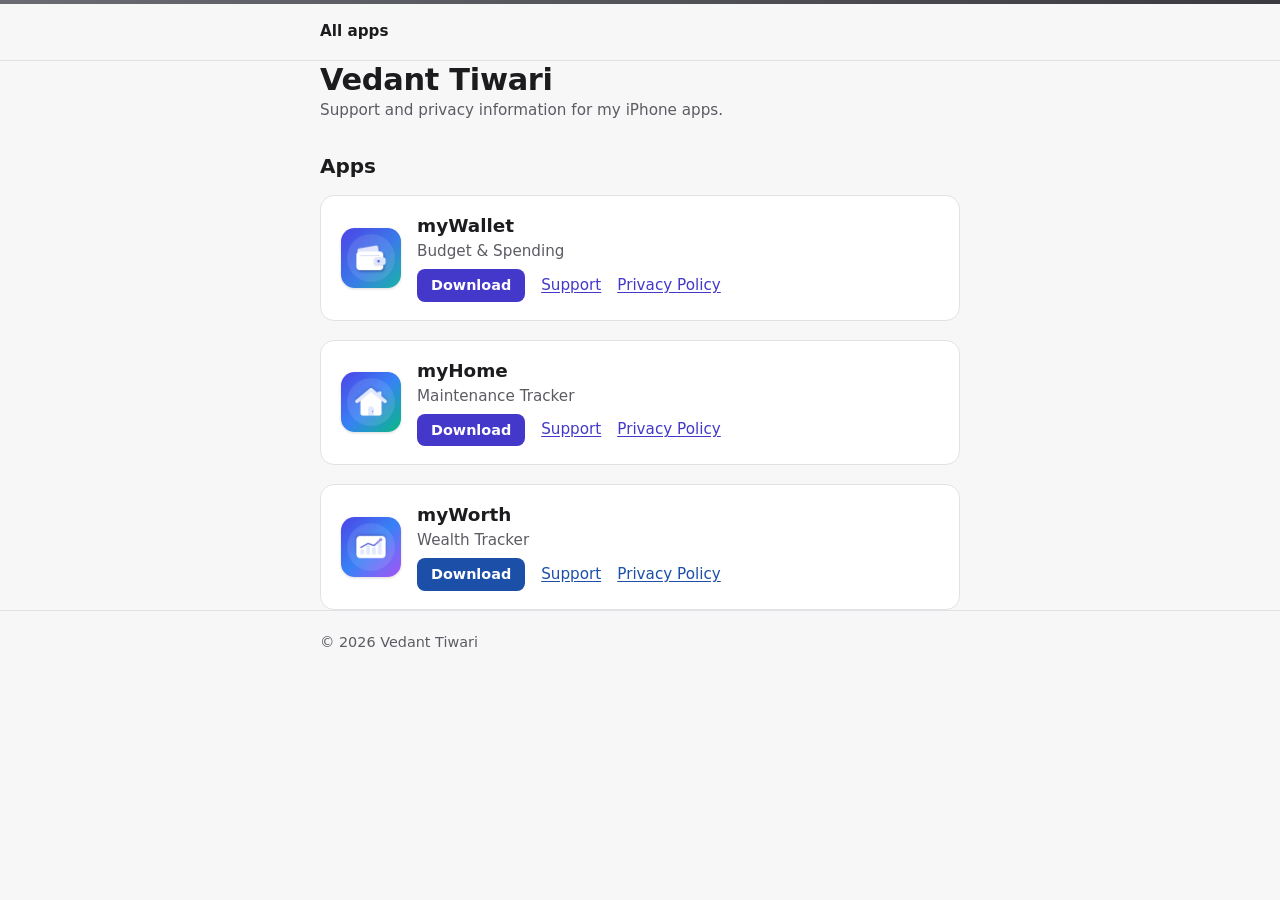
<file: index.html>
<!doctype html>
<html lang="en">
<head>
  <meta charset="utf-8">
  <meta name="viewport" content="width=device-width, initial-scale=1">
  <title>Apps by Vedant Tiwari</title>
  <meta name="description" content="Support and privacy information for iPhone apps by Vedant Tiwari.">
  <link rel="stylesheet" href="assets/site.css">
  <link rel="apple-touch-icon" href="assets/icons/mywallet.png">
</head>
<body>
  <header class="site-header">
    <div class="wrap">
      <nav aria-label="Site">
        <a href="./" aria-current="page">All apps</a>
      </nav>
    </div>
  </header>

  <main class="wrap">
    <h1>Vedant Tiwari</h1>
    <p class="meta">Support and privacy information for my iPhone apps.</p>

    <h2>Apps</h2>
    <ul class="app-list">
      <li class="card app-card app-mywallet">
        <a href="https://apps.apple.com/us/app/mywallet-budget-spending/id6819918162" tabindex="-1" aria-hidden="true"><img class="app-icon" src="assets/icons/mywallet.png" alt="" width="60" height="60"></a>
        <div>
          <h3><a class="app-name" href="https://apps.apple.com/us/app/mywallet-budget-spending/id6819918162">myWallet</a></h3>
          <p class="subtitle">Budget &amp; Spending</p>
          <p class="links">
            <a class="store-button store-button-small" href="https://apps.apple.com/us/app/mywallet-budget-spending/id6819918162">Download</a>
            <a href="mywallet/">Support</a>
            <a href="mywallet/privacy/">Privacy Policy</a>
          </p>
        </div>
      </li>
      <li class="card app-card app-myhome">
        <a href="https://apps.apple.com/us/app/myhome-maintenance-tracker/id6820315204" tabindex="-1" aria-hidden="true"><img class="app-icon" src="assets/icons/myhome.png" alt="" width="60" height="60"></a>
        <div>
          <h3><a class="app-name" href="https://apps.apple.com/us/app/myhome-maintenance-tracker/id6820315204">myHome</a></h3>
          <p class="subtitle">Maintenance Tracker</p>
          <p class="links">
            <a class="store-button store-button-small" href="https://apps.apple.com/us/app/myhome-maintenance-tracker/id6820315204">Download</a>
            <a href="myhome/">Support</a>
            <a href="myhome/privacy/">Privacy Policy</a>
          </p>
        </div>
      </li>
      <li class="card app-card app-myworth">
        <a href="https://apps.apple.com/us/app/myworth-wealth-tracker/id6820314896" tabindex="-1" aria-hidden="true"><img class="app-icon" src="assets/icons/myworth.png" alt="" width="60" height="60"></a>
        <div>
          <h3><a class="app-name" href="https://apps.apple.com/us/app/myworth-wealth-tracker/id6820314896">myWorth</a></h3>
          <p class="subtitle">Wealth Tracker</p>
          <p class="links">
            <a class="store-button store-button-small" href="https://apps.apple.com/us/app/myworth-wealth-tracker/id6820314896">Download</a>
            <a href="myworth/">Support</a>
            <a href="myworth/privacy/">Privacy Policy</a>
          </p>
        </div>
      </li>
    </ul>
  </main>

  <footer class="site-footer">
    <div class="wrap">
      <p>© 2026 Vedant Tiwari</p>
    </div>
  </footer>
</body>
</html>
</file>
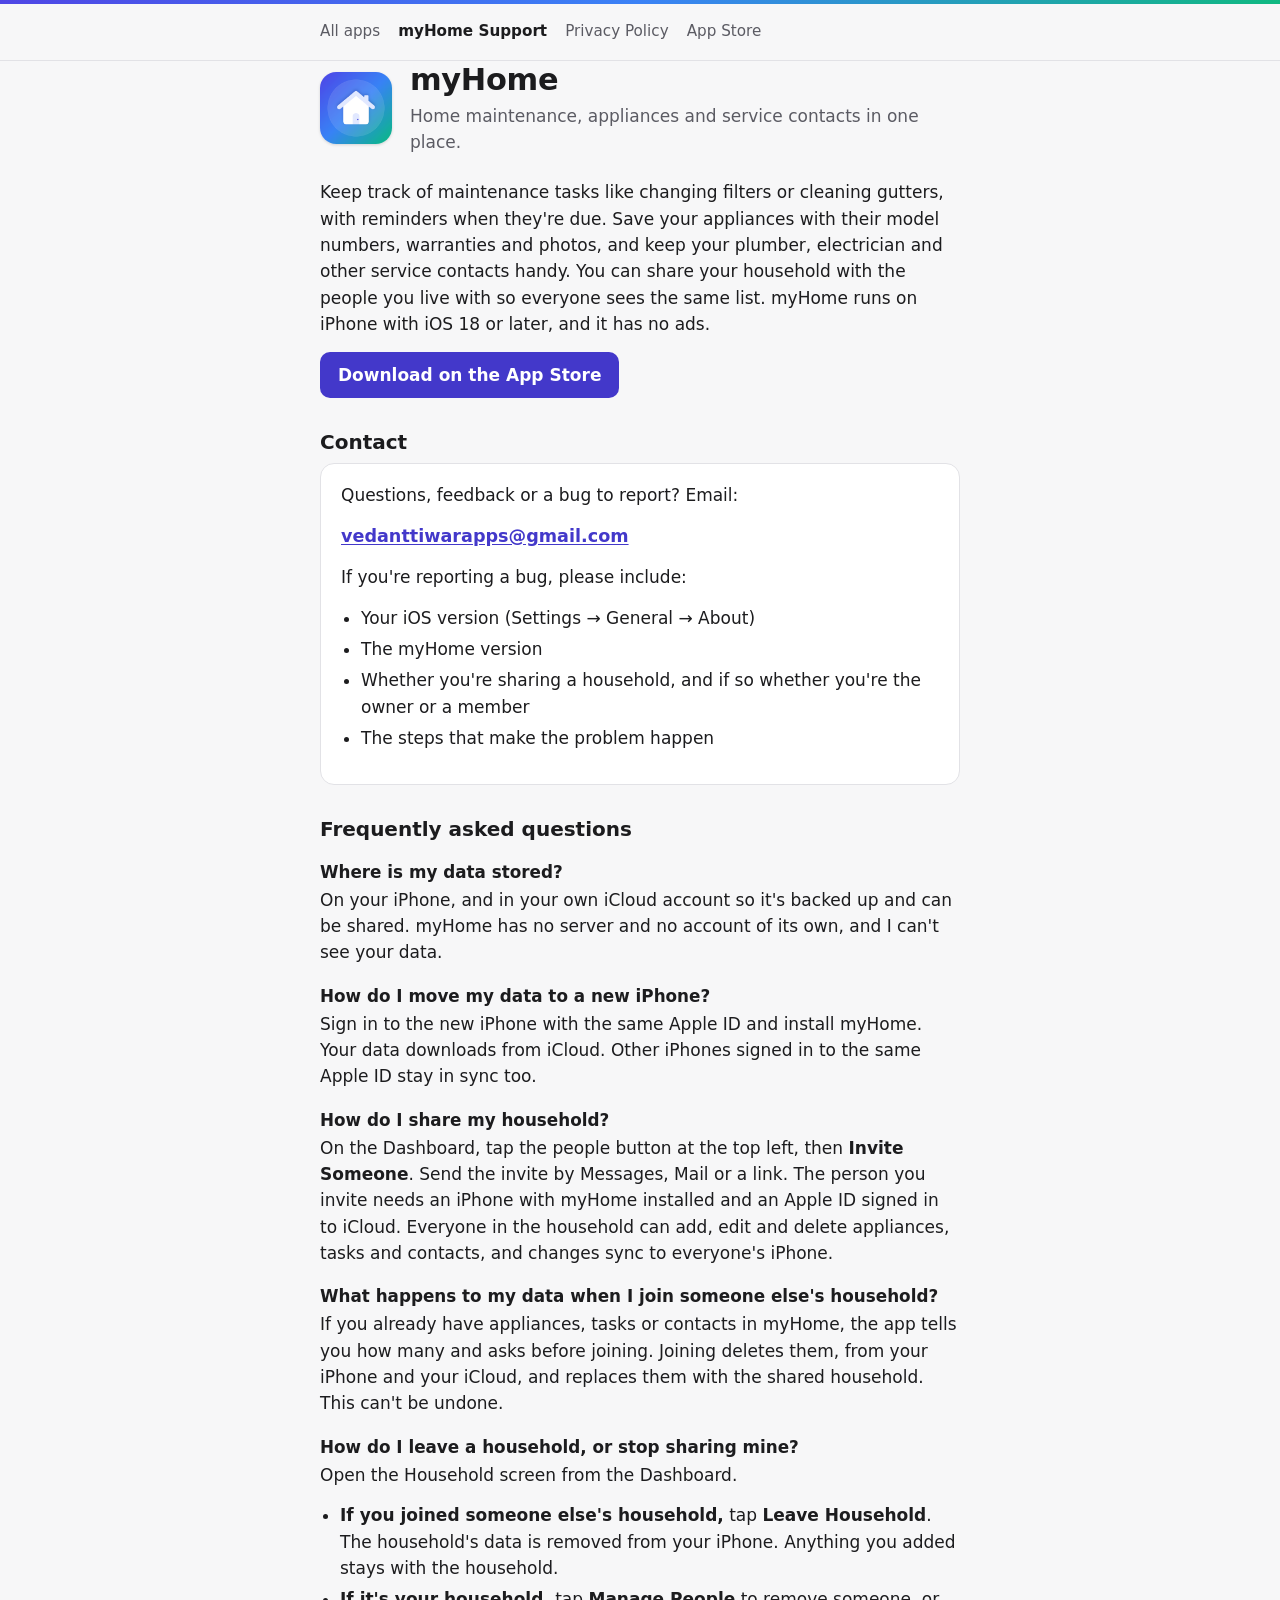
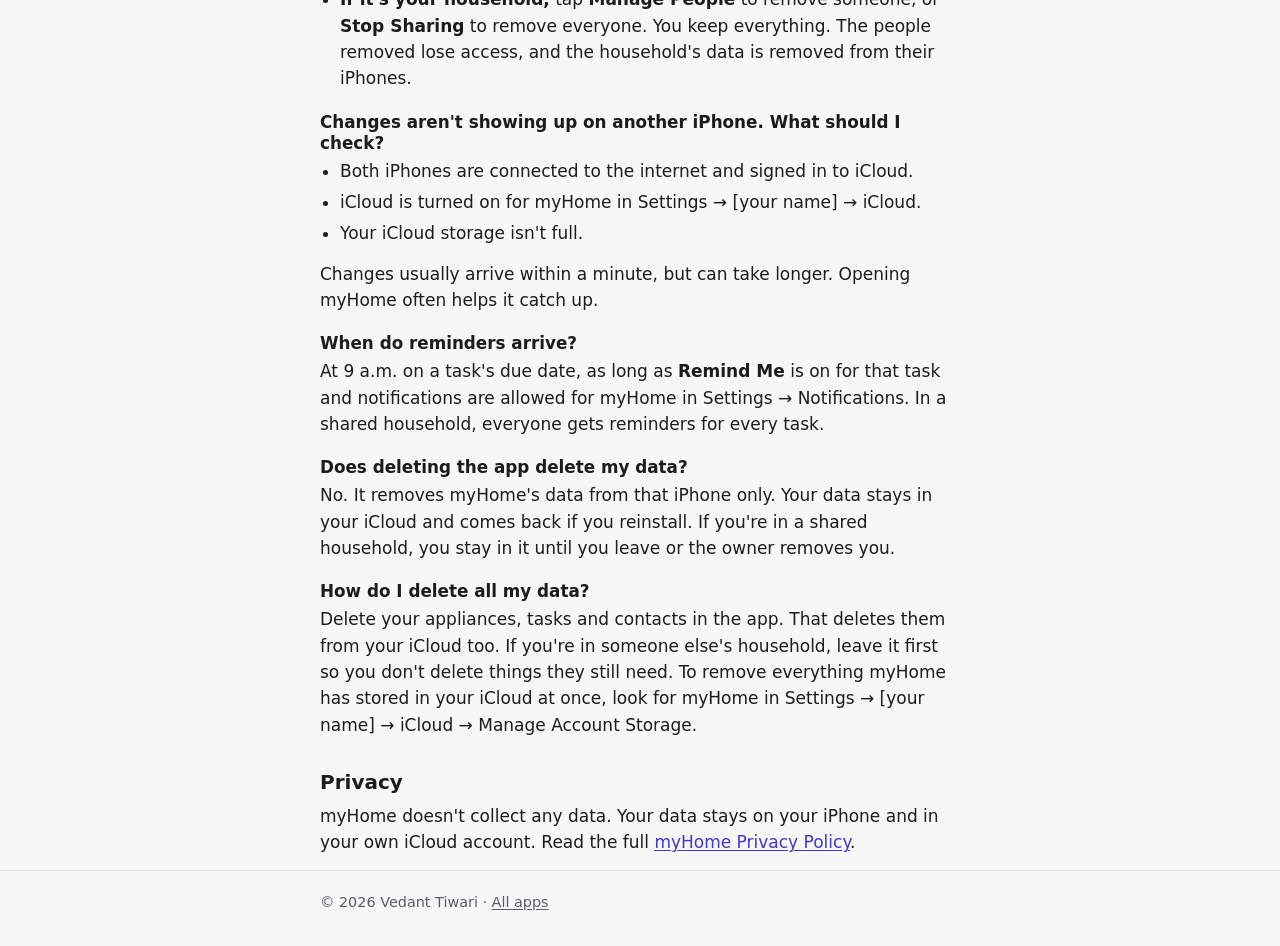
<file: myhome/index.html>
<!doctype html>
<html lang="en">
<head>
  <meta charset="utf-8">
  <meta name="viewport" content="width=device-width, initial-scale=1">
  <title>myHome Support</title>
  <meta name="description" content="Help and contact for myHome, an iPhone app for tracking home maintenance, appliances and service contacts, with household sharing through iCloud.">
  <link rel="stylesheet" href="../assets/site.css">
  <link rel="icon" type="image/png" href="../assets/icons/myhome.png">
  <link rel="apple-touch-icon" href="../assets/icons/myhome.png">
</head>
<body class="app-myhome">
  <header class="site-header">
    <div class="wrap">
      <nav aria-label="Site">
        <a href="../">All apps</a>
        <a href="./" aria-current="page">myHome Support</a>
        <a href="privacy/">Privacy Policy</a>
        <a href="https://apps.apple.com/us/app/myhome-maintenance-tracker/id6820315204">App Store</a>
      </nav>
    </div>
  </header>

  <main class="wrap">
    <div class="hero">
      <img class="app-icon" src="../assets/icons/myhome.png" alt="" width="72" height="72">
      <div>
        <h1>myHome</h1>
        <p>Home maintenance, appliances and service contacts in one place.</p>
      </div>
    </div>

    <p>Keep track of maintenance tasks like changing filters or cleaning gutters, with reminders when they're due. Save your appliances with their model numbers, warranties and photos, and keep your plumber, electrician and other service contacts handy. You can share your household with the people you live with so everyone sees the same list. myHome runs on iPhone with iOS&nbsp;18 or later, and it has no ads.</p>

    <p><a class="store-button" href="https://apps.apple.com/us/app/myhome-maintenance-tracker/id6820315204">Download on the App Store</a></p>

    <h2 id="contact">Contact</h2>
    <div class="card">
      <p>Questions, feedback or a bug to report? Email:</p>
      <p><a class="email" href="mailto:vedanttiwarapps@gmail.com?subject=myHome%20support">vedanttiwarapps@gmail.com</a></p>
      <p>If you're reporting a bug, please include:</p>
      <ul>
        <li>Your iOS version (Settings → General → About)</li>
        <li>The myHome version</li>
        <li>Whether you're sharing a household, and if so whether you're the owner or a member</li>
        <li>The steps that make the problem happen</li>
      </ul>
    </div>

    <h2 id="faq">Frequently asked questions</h2>

    <h3>Where is my data stored?</h3>
    <p>On your iPhone, and in your own iCloud account so it's backed up and can be shared. myHome has no server and no account of its own, and I can't see your data.</p>

    <h3>How do I move my data to a new iPhone?</h3>
    <p>Sign in to the new iPhone with the same Apple ID and install myHome. Your data downloads from iCloud. Other iPhones signed in to the same Apple ID stay in sync too.</p>

    <h3>How do I share my household?</h3>
    <p>On the Dashboard, tap the people button at the top left, then <strong>Invite Someone</strong>. Send the invite by Messages, Mail or a link. The person you invite needs an iPhone with myHome installed and an Apple ID signed in to iCloud. Everyone in the household can add, edit and delete appliances, tasks and contacts, and changes sync to everyone's iPhone.</p>

    <h3>What happens to my data when I join someone else's household?</h3>
    <p>If you already have appliances, tasks or contacts in myHome, the app tells you how many and asks before joining. Joining deletes them, from your iPhone and your iCloud, and replaces them with the shared household. This can't be undone.</p>

    <h3>How do I leave a household, or stop sharing mine?</h3>
    <p>Open the Household screen from the Dashboard.</p>
    <ul>
      <li><strong>If you joined someone else's household,</strong> tap <strong>Leave Household</strong>. The household's data is removed from your iPhone. Anything you added stays with the household.</li>
      <li><strong>If it's your household,</strong> tap <strong>Manage People</strong> to remove someone, or <strong>Stop Sharing</strong> to remove everyone. You keep everything. The people removed lose access, and the household's data is removed from their iPhones.</li>
    </ul>

    <h3>Changes aren't showing up on another iPhone. What should I check?</h3>
    <ul>
      <li>Both iPhones are connected to the internet and signed in to iCloud.</li>
      <li>iCloud is turned on for myHome in Settings → [your name] → iCloud.</li>
      <li>Your iCloud storage isn't full.</li>
    </ul>
    <p>Changes usually arrive within a minute, but can take longer. Opening myHome often helps it catch up.</p>

    <h3>When do reminders arrive?</h3>
    <p>At 9 a.m. on a task's due date, as long as <strong>Remind Me</strong> is on for that task and notifications are allowed for myHome in Settings → Notifications. In a shared household, everyone gets reminders for every task.</p>

    <h3>Does deleting the app delete my data?</h3>
    <p>No. It removes myHome's data from that iPhone only. Your data stays in your iCloud and comes back if you reinstall. If you're in a shared household, you stay in it until you leave or the owner removes you.</p>

    <h3>How do I delete all my data?</h3>
    <p>Delete your appliances, tasks and contacts in the app. That deletes them from your iCloud too. If you're in someone else's household, leave it first so you don't delete things they still need. To remove everything myHome has stored in your iCloud at once, look for myHome in Settings → [your name] → iCloud → Manage Account Storage.</p>

    <h2 id="privacy">Privacy</h2>
    <p>myHome doesn't collect any data. Your data stays on your iPhone and in your own iCloud account. Read the full <a href="privacy/">myHome Privacy Policy</a>.</p>
  </main>

  <footer class="site-footer">
    <div class="wrap">
      <p>© 2026 Vedant Tiwari · <a href="../">All apps</a></p>
    </div>
  </footer>
</body>
</html>
</file>
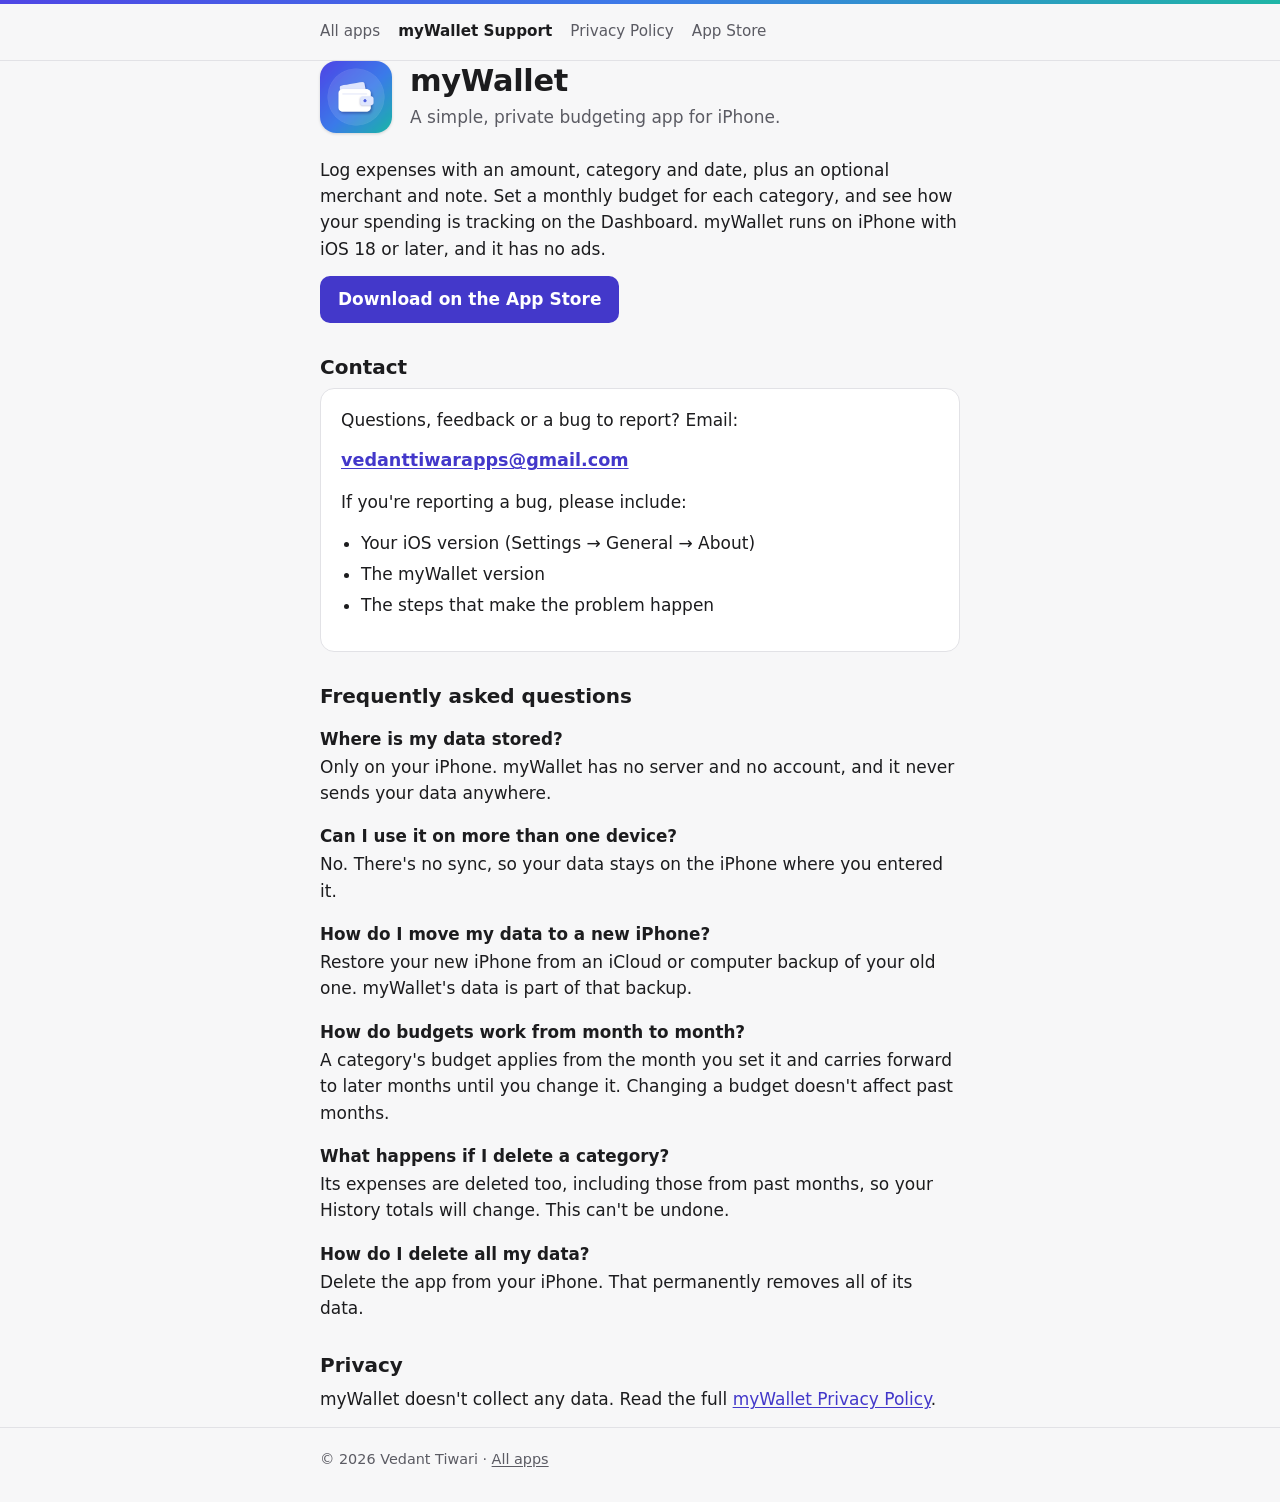
<file: mywallet/index.html>
<!doctype html>
<html lang="en">
<head>
  <meta charset="utf-8">
  <meta name="viewport" content="width=device-width, initial-scale=1">
  <title>myWallet Support</title>
  <meta name="description" content="Help and contact for myWallet, a private budgeting app for iPhone that keeps all your data on your device.">
  <link rel="stylesheet" href="../assets/site.css">
  <link rel="icon" type="image/png" href="../assets/icons/mywallet.png">
  <link rel="apple-touch-icon" href="../assets/icons/mywallet.png">
</head>
<body class="app-mywallet">
  <header class="site-header">
    <div class="wrap">
      <nav aria-label="Site">
        <a href="../">All apps</a>
        <a href="./" aria-current="page">myWallet Support</a>
        <a href="privacy/">Privacy Policy</a>
        <a href="https://apps.apple.com/us/app/mywallet-budget-spending/id6819918162">App Store</a>
      </nav>
    </div>
  </header>

  <main class="wrap">
    <div class="hero">
      <img class="app-icon" src="../assets/icons/mywallet.png" alt="" width="72" height="72">
      <div>
        <h1>myWallet</h1>
        <p>A simple, private budgeting app for iPhone.</p>
      </div>
    </div>

    <p>Log expenses with an amount, category and date, plus an optional merchant and note. Set a monthly budget for each category, and see how your spending is tracking on the Dashboard. myWallet runs on iPhone with iOS&nbsp;18 or later, and it has no ads.</p>

    <p><a class="store-button" href="https://apps.apple.com/us/app/mywallet-budget-spending/id6819918162">Download on the App Store</a></p>

    <h2 id="contact">Contact</h2>
    <div class="card">
      <p>Questions, feedback or a bug to report? Email:</p>
      <p><a class="email" href="mailto:vedanttiwarapps@gmail.com?subject=myWallet%20support">vedanttiwarapps@gmail.com</a></p>
      <p>If you're reporting a bug, please include:</p>
      <ul>
        <li>Your iOS version (Settings → General → About)</li>
        <li>The myWallet version</li>
        <li>The steps that make the problem happen</li>
      </ul>
    </div>

    <h2 id="faq">Frequently asked questions</h2>

    <h3>Where is my data stored?</h3>
    <p>Only on your iPhone. myWallet has no server and no account, and it never sends your data anywhere.</p>

    <h3>Can I use it on more than one device?</h3>
    <p>No. There's no sync, so your data stays on the iPhone where you entered it.</p>

    <h3>How do I move my data to a new iPhone?</h3>
    <p>Restore your new iPhone from an iCloud or computer backup of your old one. myWallet's data is part of that backup.</p>

    <h3>How do budgets work from month to month?</h3>
    <p>A category's budget applies from the month you set it and carries forward to later months until you change it. Changing a budget doesn't affect past months.</p>

    <h3>What happens if I delete a category?</h3>
    <p>Its expenses are deleted too, including those from past months, so your History totals will change. This can't be undone.</p>

    <h3>How do I delete all my data?</h3>
    <p>Delete the app from your iPhone. That permanently removes all of its data.</p>

    <h2 id="privacy">Privacy</h2>
    <p>myWallet doesn't collect any data. Read the full <a href="privacy/">myWallet Privacy Policy</a>.</p>
  </main>

  <footer class="site-footer">
    <div class="wrap">
      <p>© 2026 Vedant Tiwari · <a href="../">All apps</a></p>
    </div>
  </footer>
</body>
</html>
</file>
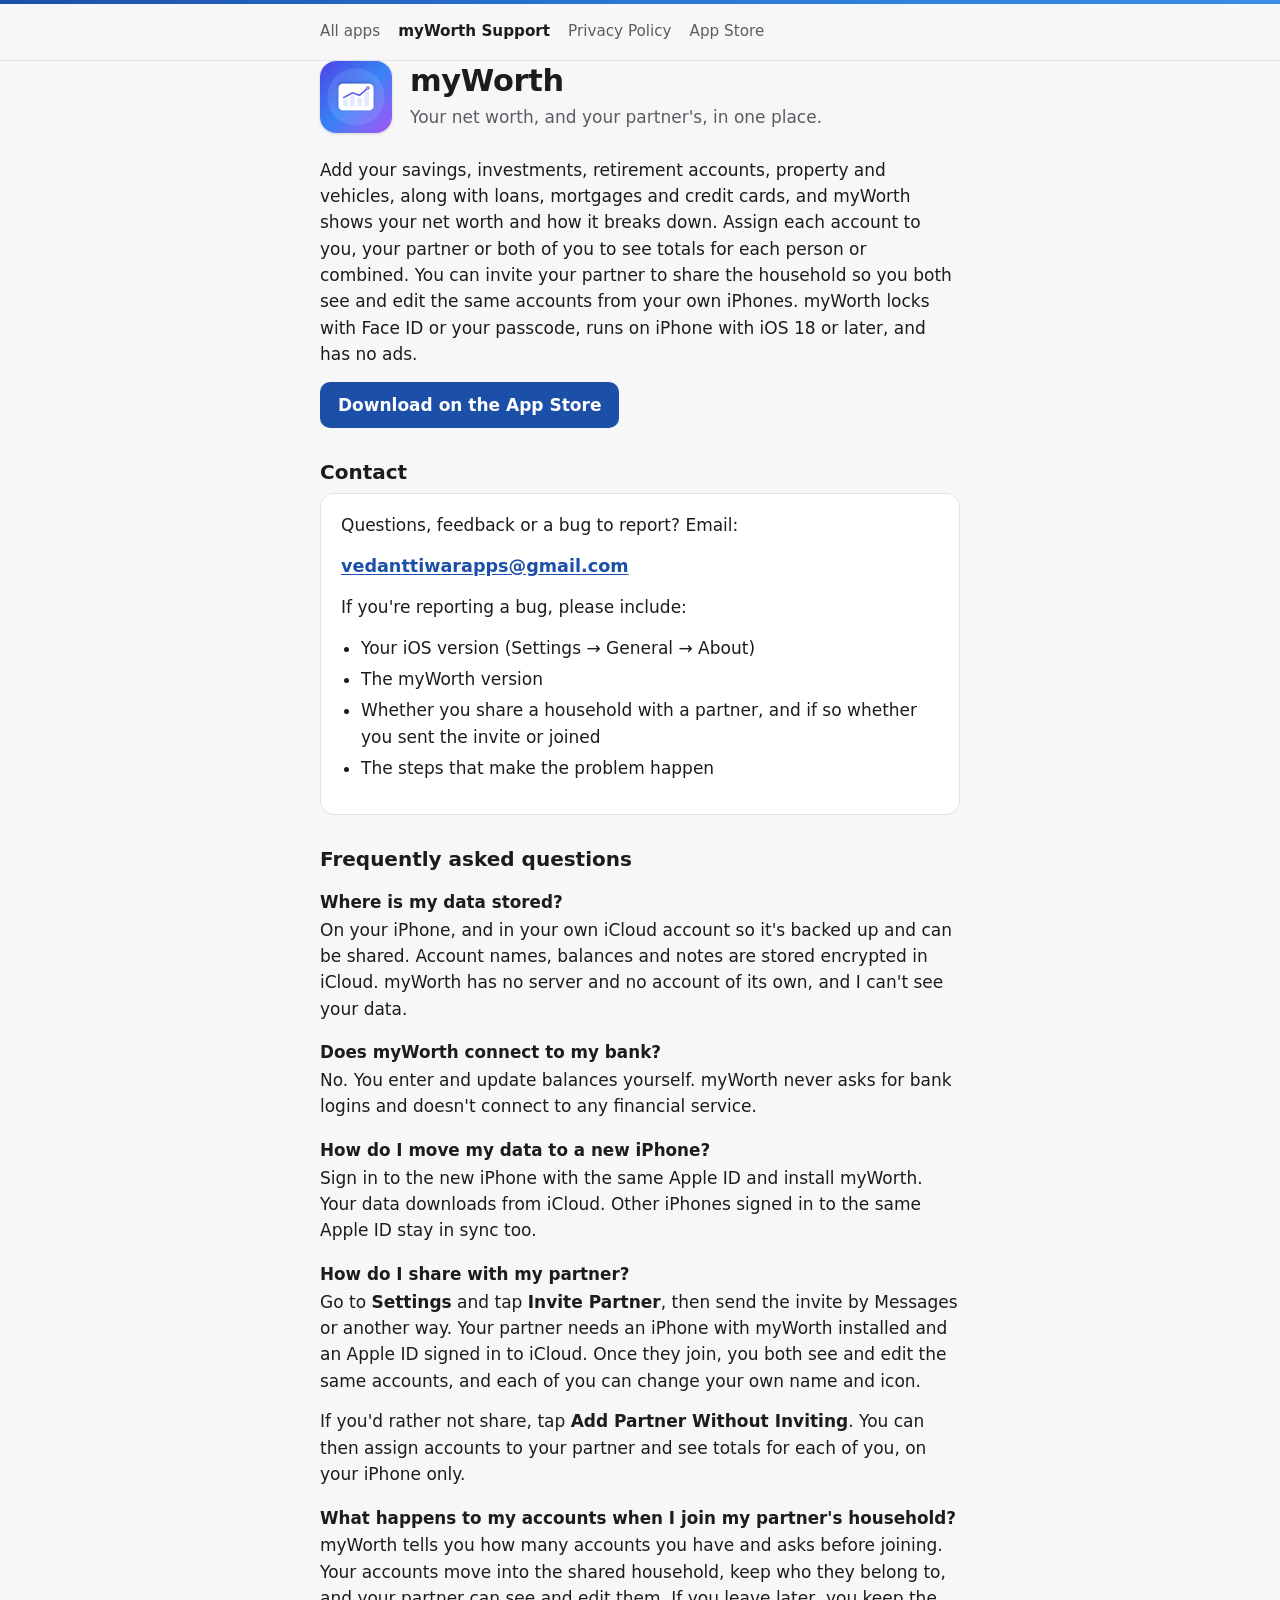
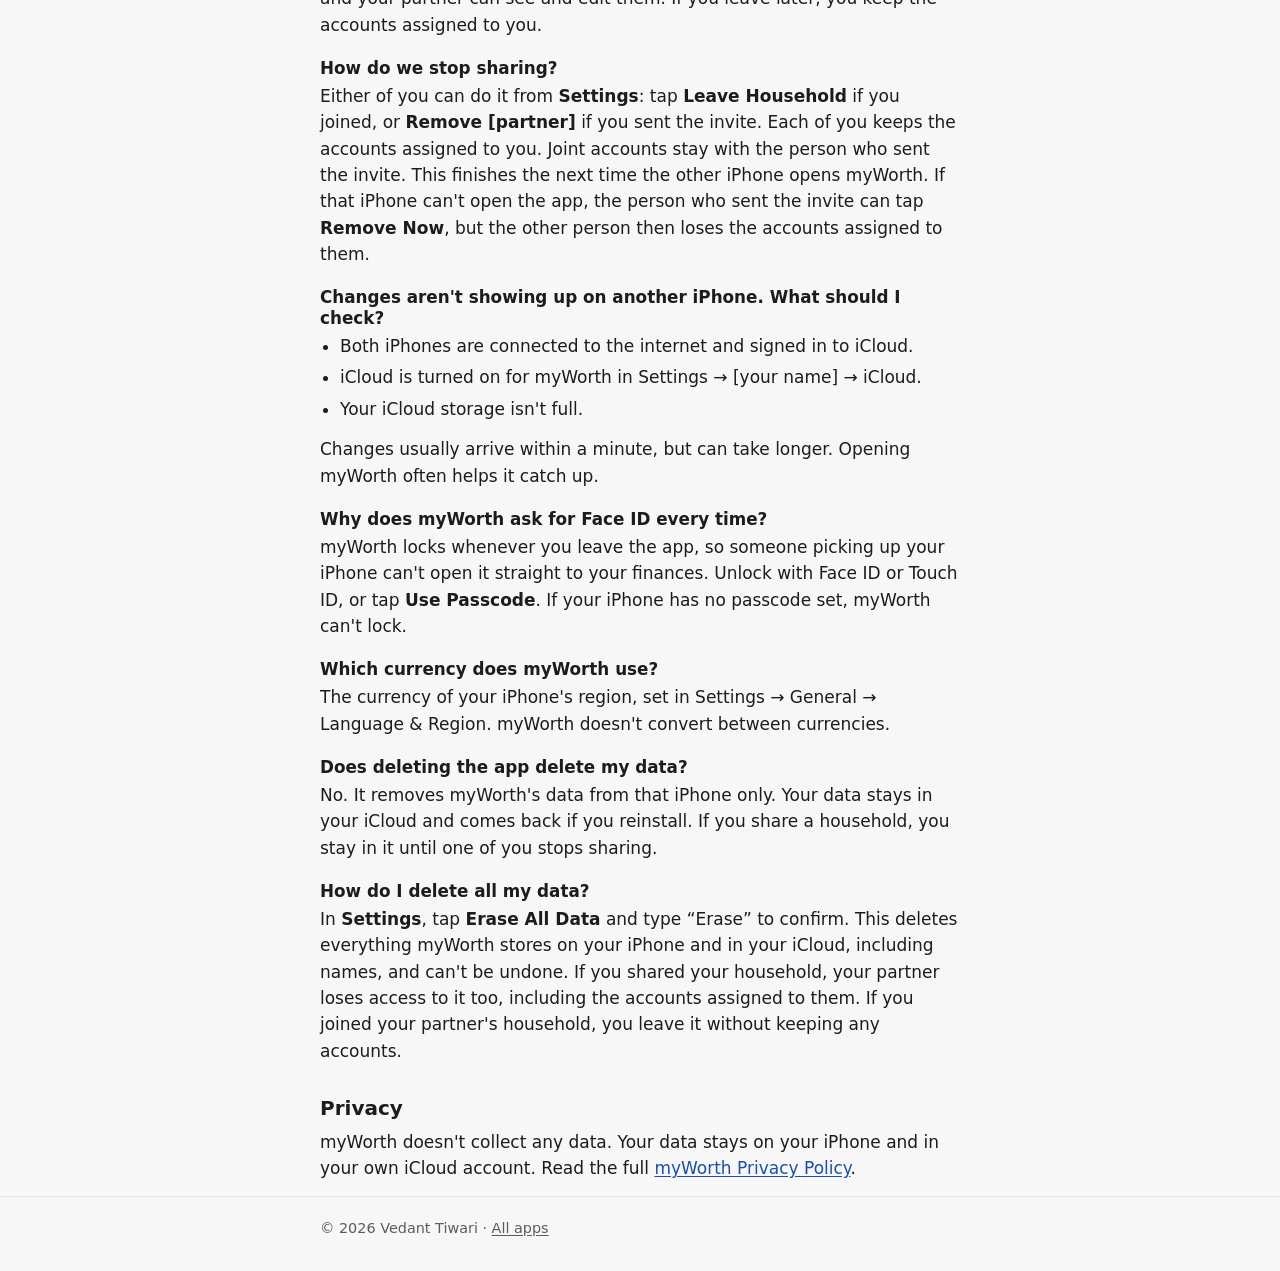
<file: myworth/index.html>
<!doctype html>
<html lang="en">
<head>
  <meta charset="utf-8">
  <meta name="viewport" content="width=device-width, initial-scale=1">
  <title>myWorth Support</title>
  <meta name="description" content="Help and contact for myWorth, an iPhone app for tracking your net worth across assets and liabilities, with partner sharing through iCloud and Face ID lock.">
  <link rel="stylesheet" href="../assets/site.css">
  <link rel="icon" type="image/png" href="../assets/icons/myworth.png">
  <link rel="apple-touch-icon" href="../assets/icons/myworth.png">
</head>
<body class="app-myworth">
  <header class="site-header">
    <div class="wrap">
      <nav aria-label="Site">
        <a href="../">All apps</a>
        <a href="./" aria-current="page">myWorth Support</a>
        <a href="privacy/">Privacy Policy</a>
        <a href="https://apps.apple.com/us/app/myworth-wealth-tracker/id6820314896">App Store</a>
      </nav>
    </div>
  </header>

  <main class="wrap">
    <div class="hero">
      <img class="app-icon" src="../assets/icons/myworth.png" alt="" width="72" height="72">
      <div>
        <h1>myWorth</h1>
        <p>Your net worth, and your partner's, in one place.</p>
      </div>
    </div>

    <p>Add your savings, investments, retirement accounts, property and vehicles, along with loans, mortgages and credit cards, and myWorth shows your net worth and how it breaks down. Assign each account to you, your partner or both of you to see totals for each person or combined. You can invite your partner to share the household so you both see and edit the same accounts from your own iPhones. myWorth locks with Face ID or your passcode, runs on iPhone with iOS&nbsp;18 or later, and has no ads.</p>

    <p><a class="store-button" href="https://apps.apple.com/us/app/myworth-wealth-tracker/id6820314896">Download on the App Store</a></p>

    <h2 id="contact">Contact</h2>
    <div class="card">
      <p>Questions, feedback or a bug to report? Email:</p>
      <p><a class="email" href="mailto:vedanttiwarapps@gmail.com?subject=myWorth%20support">vedanttiwarapps@gmail.com</a></p>
      <p>If you're reporting a bug, please include:</p>
      <ul>
        <li>Your iOS version (Settings → General → About)</li>
        <li>The myWorth version</li>
        <li>Whether you share a household with a partner, and if so whether you sent the invite or joined</li>
        <li>The steps that make the problem happen</li>
      </ul>
    </div>

    <h2 id="faq">Frequently asked questions</h2>

    <h3>Where is my data stored?</h3>
    <p>On your iPhone, and in your own iCloud account so it's backed up and can be shared. Account names, balances and notes are stored encrypted in iCloud. myWorth has no server and no account of its own, and I can't see your data.</p>

    <h3>Does myWorth connect to my bank?</h3>
    <p>No. You enter and update balances yourself. myWorth never asks for bank logins and doesn't connect to any financial service.</p>

    <h3>How do I move my data to a new iPhone?</h3>
    <p>Sign in to the new iPhone with the same Apple ID and install myWorth. Your data downloads from iCloud. Other iPhones signed in to the same Apple ID stay in sync too.</p>

    <h3>How do I share with my partner?</h3>
    <p>Go to <strong>Settings</strong> and tap <strong>Invite Partner</strong>, then send the invite by Messages or another way. Your partner needs an iPhone with myWorth installed and an Apple ID signed in to iCloud. Once they join, you both see and edit the same accounts, and each of you can change your own name and icon.</p>
    <p>If you'd rather not share, tap <strong>Add Partner Without Inviting</strong>. You can then assign accounts to your partner and see totals for each of you, on your iPhone only.</p>

    <h3>What happens to my accounts when I join my partner's household?</h3>
    <p>myWorth tells you how many accounts you have and asks before joining. Your accounts move into the shared household, keep who they belong to, and your partner can see and edit them. If you leave later, you keep the accounts assigned to you.</p>

    <h3>How do we stop sharing?</h3>
    <p>Either of you can do it from <strong>Settings</strong>: tap <strong>Leave Household</strong> if you joined, or <strong>Remove [partner]</strong> if you sent the invite. Each of you keeps the accounts assigned to you. Joint accounts stay with the person who sent the invite. This finishes the next time the other iPhone opens myWorth. If that iPhone can't open the app, the person who sent the invite can tap <strong>Remove Now</strong>, but the other person then loses the accounts assigned to them.</p>

    <h3>Changes aren't showing up on another iPhone. What should I check?</h3>
    <ul>
      <li>Both iPhones are connected to the internet and signed in to iCloud.</li>
      <li>iCloud is turned on for myWorth in Settings → [your name] → iCloud.</li>
      <li>Your iCloud storage isn't full.</li>
    </ul>
    <p>Changes usually arrive within a minute, but can take longer. Opening myWorth often helps it catch up.</p>

    <h3>Why does myWorth ask for Face ID every time?</h3>
    <p>myWorth locks whenever you leave the app, so someone picking up your iPhone can't open it straight to your finances. Unlock with Face ID or Touch ID, or tap <strong>Use Passcode</strong>. If your iPhone has no passcode set, myWorth can't lock.</p>

    <h3>Which currency does myWorth use?</h3>
    <p>The currency of your iPhone's region, set in Settings → General → Language &amp; Region. myWorth doesn't convert between currencies.</p>

    <h3>Does deleting the app delete my data?</h3>
    <p>No. It removes myWorth's data from that iPhone only. Your data stays in your iCloud and comes back if you reinstall. If you share a household, you stay in it until one of you stops sharing.</p>

    <h3>How do I delete all my data?</h3>
    <p>In <strong>Settings</strong>, tap <strong>Erase All Data</strong> and type “Erase” to confirm. This deletes everything myWorth stores on your iPhone and in your iCloud, including names, and can't be undone. If you shared your household, your partner loses access to it too, including the accounts assigned to them. If you joined your partner's household, you leave it without keeping any accounts.</p>

    <h2 id="privacy">Privacy</h2>
    <p>myWorth doesn't collect any data. Your data stays on your iPhone and in your own iCloud account. Read the full <a href="privacy/">myWorth Privacy Policy</a>.</p>
  </main>

  <footer class="site-footer">
    <div class="wrap">
      <p>© 2026 Vedant Tiwari · <a href="../">All apps</a></p>
    </div>
  </footer>
</body>
</html>
</file>
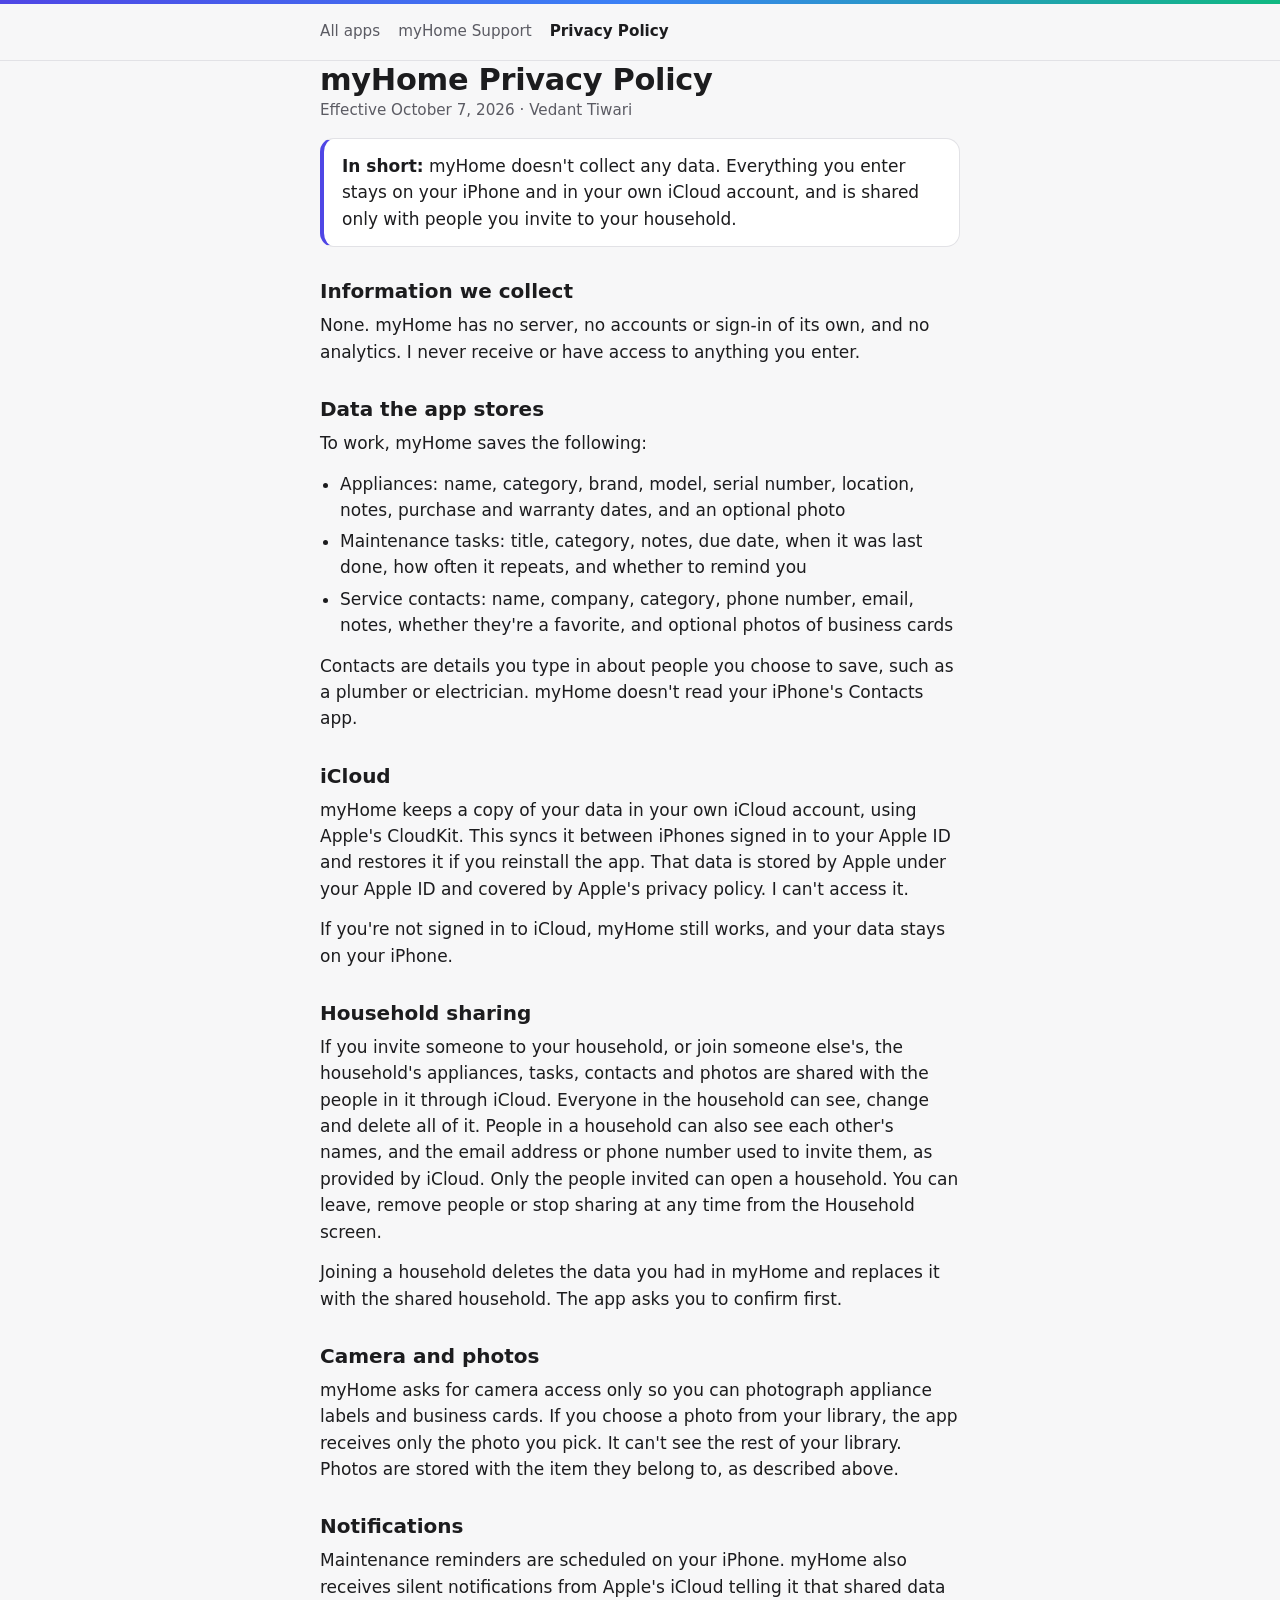
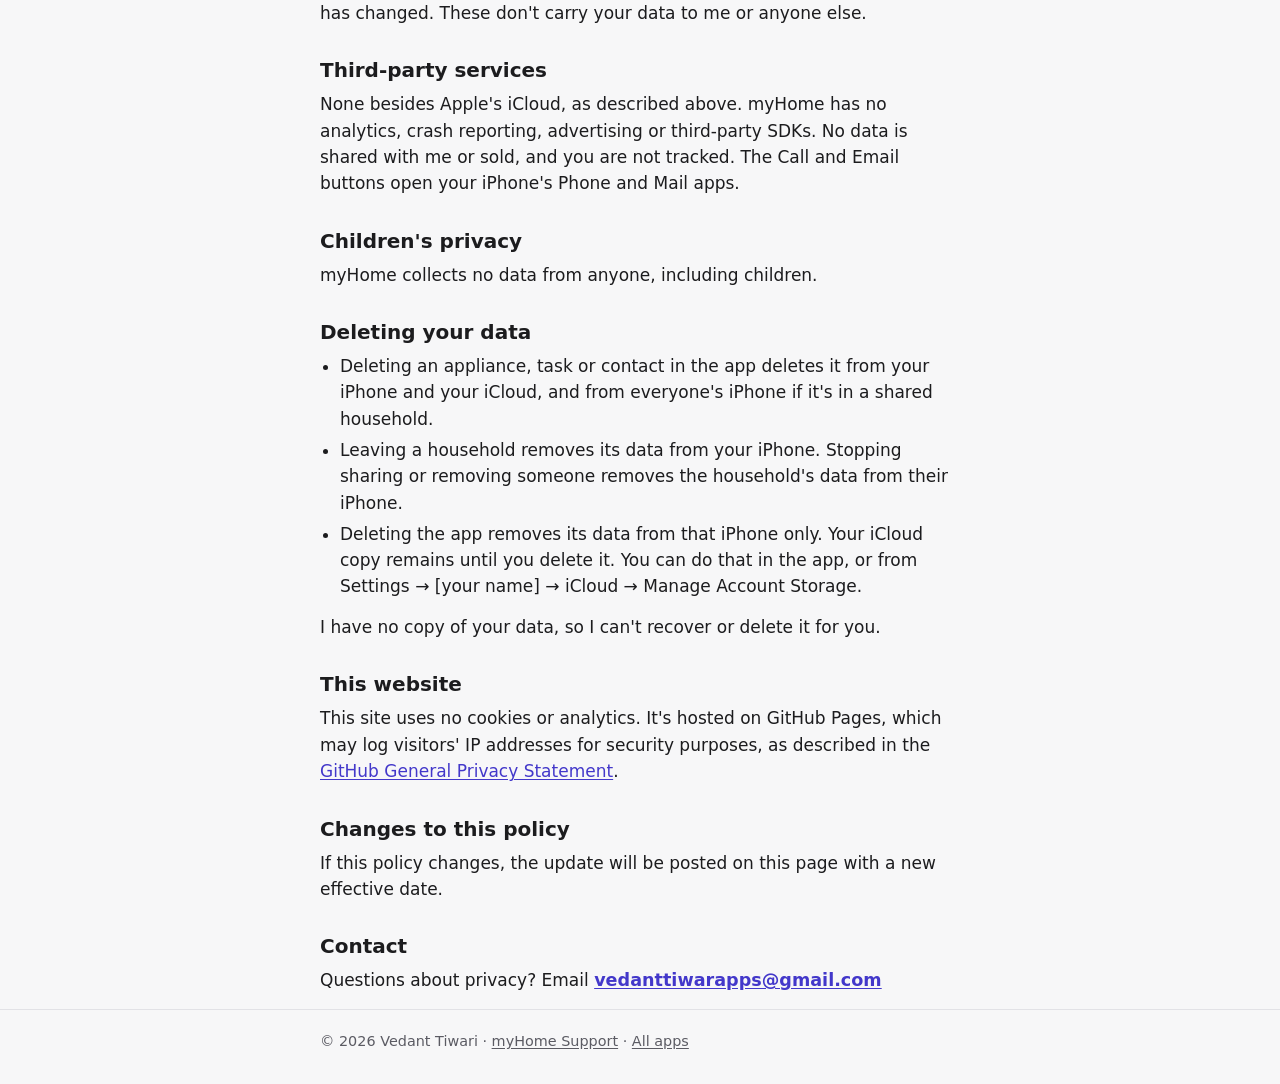
<file: myhome/privacy/index.html>
<!doctype html>
<html lang="en">
<head>
  <meta charset="utf-8">
  <meta name="viewport" content="width=device-width, initial-scale=1">
  <title>myHome Privacy Policy</title>
  <meta name="description" content="myHome doesn't collect any data. Everything you enter stays on your iPhone and in your own iCloud account.">
  <link rel="stylesheet" href="../../assets/site.css">
  <link rel="icon" type="image/png" href="../../assets/icons/myhome.png">
  <link rel="apple-touch-icon" href="../../assets/icons/myhome.png">
</head>
<body class="app-myhome">
  <header class="site-header">
    <div class="wrap">
      <nav aria-label="Site">
        <a href="../../">All apps</a>
        <a href="../">myHome Support</a>
        <a href="./" aria-current="page">Privacy Policy</a>
      </nav>
    </div>
  </header>

  <main class="wrap">
    <h1>myHome Privacy Policy</h1>
    <p class="meta">Effective October 7, 2026 · Vedant Tiwari</p>

    <div class="summary">
      <p><strong>In short:</strong> myHome doesn't collect any data. Everything you enter stays on your iPhone and in your own iCloud account, and is shared only with people you invite to your household.</p>
    </div>

    <h2>Information we collect</h2>
    <p>None. myHome has no server, no accounts or sign-in of its own, and no analytics. I never receive or have access to anything you enter.</p>

    <h2>Data the app stores</h2>
    <p>To work, myHome saves the following:</p>
    <ul>
      <li>Appliances: name, category, brand, model, serial number, location, notes, purchase and warranty dates, and an optional photo</li>
      <li>Maintenance tasks: title, category, notes, due date, when it was last done, how often it repeats, and whether to remind you</li>
      <li>Service contacts: name, company, category, phone number, email, notes, whether they're a favorite, and optional photos of business cards</li>
    </ul>
    <p>Contacts are details you type in about people you choose to save, such as a plumber or electrician. myHome doesn't read your iPhone's Contacts app.</p>

    <h2>iCloud</h2>
    <p>myHome keeps a copy of your data in your own iCloud account, using Apple's CloudKit. This syncs it between iPhones signed in to your Apple ID and restores it if you reinstall the app. That data is stored by Apple under your Apple ID and covered by Apple's privacy policy. I can't access it.</p>
    <p>If you're not signed in to iCloud, myHome still works, and your data stays on your iPhone.</p>

    <h2>Household sharing</h2>
    <p>If you invite someone to your household, or join someone else's, the household's appliances, tasks, contacts and photos are shared with the people in it through iCloud. Everyone in the household can see, change and delete all of it. People in a household can also see each other's names, and the email address or phone number used to invite them, as provided by iCloud. Only the people invited can open a household. You can leave, remove people or stop sharing at any time from the Household screen.</p>
    <p>Joining a household deletes the data you had in myHome and replaces it with the shared household. The app asks you to confirm first.</p>

    <h2>Camera and photos</h2>
    <p>myHome asks for camera access only so you can photograph appliance labels and business cards. If you choose a photo from your library, the app receives only the photo you pick. It can't see the rest of your library. Photos are stored with the item they belong to, as described above.</p>

    <h2>Notifications</h2>
    <p>Maintenance reminders are scheduled on your iPhone. myHome also receives silent notifications from Apple's iCloud telling it that shared data has changed. These don't carry your data to me or anyone else.</p>

    <h2>Third-party services</h2>
    <p>None besides Apple's iCloud, as described above. myHome has no analytics, crash reporting, advertising or third-party SDKs. No data is shared with me or sold, and you are not tracked. The Call and Email buttons open your iPhone's Phone and Mail apps.</p>

    <h2>Children's privacy</h2>
    <p>myHome collects no data from anyone, including children.</p>

    <h2>Deleting your data</h2>
    <ul>
      <li>Deleting an appliance, task or contact in the app deletes it from your iPhone and your iCloud, and from everyone's iPhone if it's in a shared household.</li>
      <li>Leaving a household removes its data from your iPhone. Stopping sharing or removing someone removes the household's data from their iPhone.</li>
      <li>Deleting the app removes its data from that iPhone only. Your iCloud copy remains until you delete it. You can do that in the app, or from Settings → [your name] → iCloud → Manage Account Storage.</li>
    </ul>
    <p>I have no copy of your data, so I can't recover or delete it for you.</p>

    <h2>This website</h2>
    <p>This site uses no cookies or analytics. It's hosted on GitHub Pages, which may log visitors' IP addresses for security purposes, as described in the <a href="https://docs.github.com/en/site-policy/privacy-policies/github-general-privacy-statement">GitHub General Privacy Statement</a>.</p>

    <h2>Changes to this policy</h2>
    <p>If this policy changes, the update will be posted on this page with a new effective date.</p>

    <h2>Contact</h2>
    <p>Questions about privacy? Email <a class="email" href="mailto:vedanttiwarapps@gmail.com?subject=myHome%20privacy">vedanttiwarapps@gmail.com</a></p>
  </main>

  <footer class="site-footer">
    <div class="wrap">
      <p>© 2026 Vedant Tiwari · <a href="../">myHome Support</a> · <a href="../../">All apps</a></p>
    </div>
  </footer>
</body>
</html>
</file>
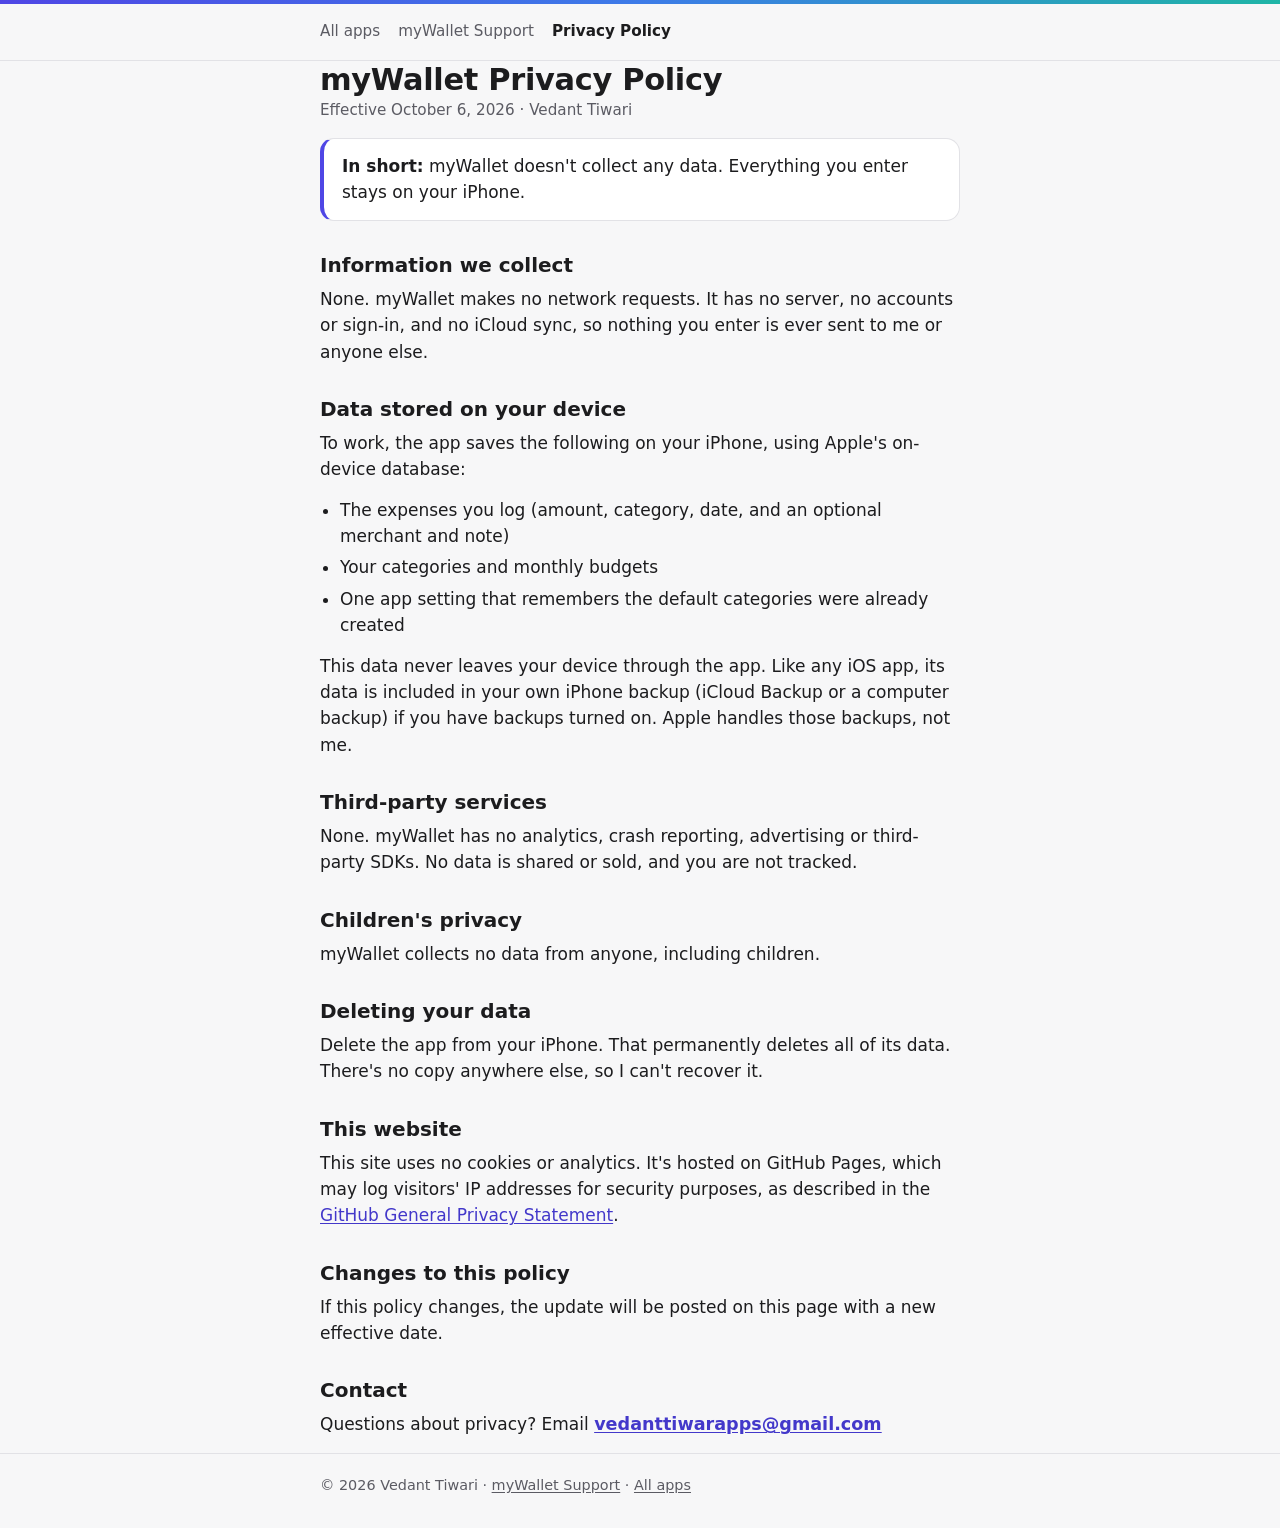
<file: mywallet/privacy/index.html>
<!doctype html>
<html lang="en">
<head>
  <meta charset="utf-8">
  <meta name="viewport" content="width=device-width, initial-scale=1">
  <title>myWallet Privacy Policy</title>
  <meta name="description" content="myWallet doesn't collect any data. Everything you enter stays on your iPhone.">
  <link rel="stylesheet" href="../../assets/site.css">
  <link rel="icon" type="image/png" href="../../assets/icons/mywallet.png">
  <link rel="apple-touch-icon" href="../../assets/icons/mywallet.png">
</head>
<body class="app-mywallet">
  <header class="site-header">
    <div class="wrap">
      <nav aria-label="Site">
        <a href="../../">All apps</a>
        <a href="../">myWallet Support</a>
        <a href="./" aria-current="page">Privacy Policy</a>
      </nav>
    </div>
  </header>

  <main class="wrap">
    <h1>myWallet Privacy Policy</h1>
    <p class="meta">Effective October 6, 2026 · Vedant Tiwari</p>

    <div class="summary">
      <p><strong>In short:</strong> myWallet doesn't collect any data. Everything you enter stays on your iPhone.</p>
    </div>

    <h2>Information we collect</h2>
    <p>None. myWallet makes no network requests. It has no server, no accounts or sign-in, and no iCloud sync, so nothing you enter is ever sent to me or anyone else.</p>

    <h2>Data stored on your device</h2>
    <p>To work, the app saves the following on your iPhone, using Apple's on-device database:</p>
    <ul>
      <li>The expenses you log (amount, category, date, and an optional merchant and note)</li>
      <li>Your categories and monthly budgets</li>
      <li>One app setting that remembers the default categories were already created</li>
    </ul>
    <p>This data never leaves your device through the app. Like any iOS app, its data is included in your own iPhone backup (iCloud Backup or a computer backup) if you have backups turned on. Apple handles those backups, not me.</p>

    <h2>Third-party services</h2>
    <p>None. myWallet has no analytics, crash reporting, advertising or third-party SDKs. No data is shared or sold, and you are not tracked.</p>

    <h2>Children's privacy</h2>
    <p>myWallet collects no data from anyone, including children.</p>

    <h2>Deleting your data</h2>
    <p>Delete the app from your iPhone. That permanently deletes all of its data. There's no copy anywhere else, so I can't recover it.</p>

    <h2>This website</h2>
    <p>This site uses no cookies or analytics. It's hosted on GitHub Pages, which may log visitors' IP addresses for security purposes, as described in the <a href="https://docs.github.com/en/site-policy/privacy-policies/github-general-privacy-statement">GitHub General Privacy Statement</a>.</p>

    <h2>Changes to this policy</h2>
    <p>If this policy changes, the update will be posted on this page with a new effective date.</p>

    <h2>Contact</h2>
    <p>Questions about privacy? Email <a class="email" href="mailto:vedanttiwarapps@gmail.com?subject=myWallet%20privacy">vedanttiwarapps@gmail.com</a></p>
  </main>

  <footer class="site-footer">
    <div class="wrap">
      <p>© 2026 Vedant Tiwari · <a href="../">myWallet Support</a> · <a href="../../">All apps</a></p>
    </div>
  </footer>
</body>
</html>
</file>
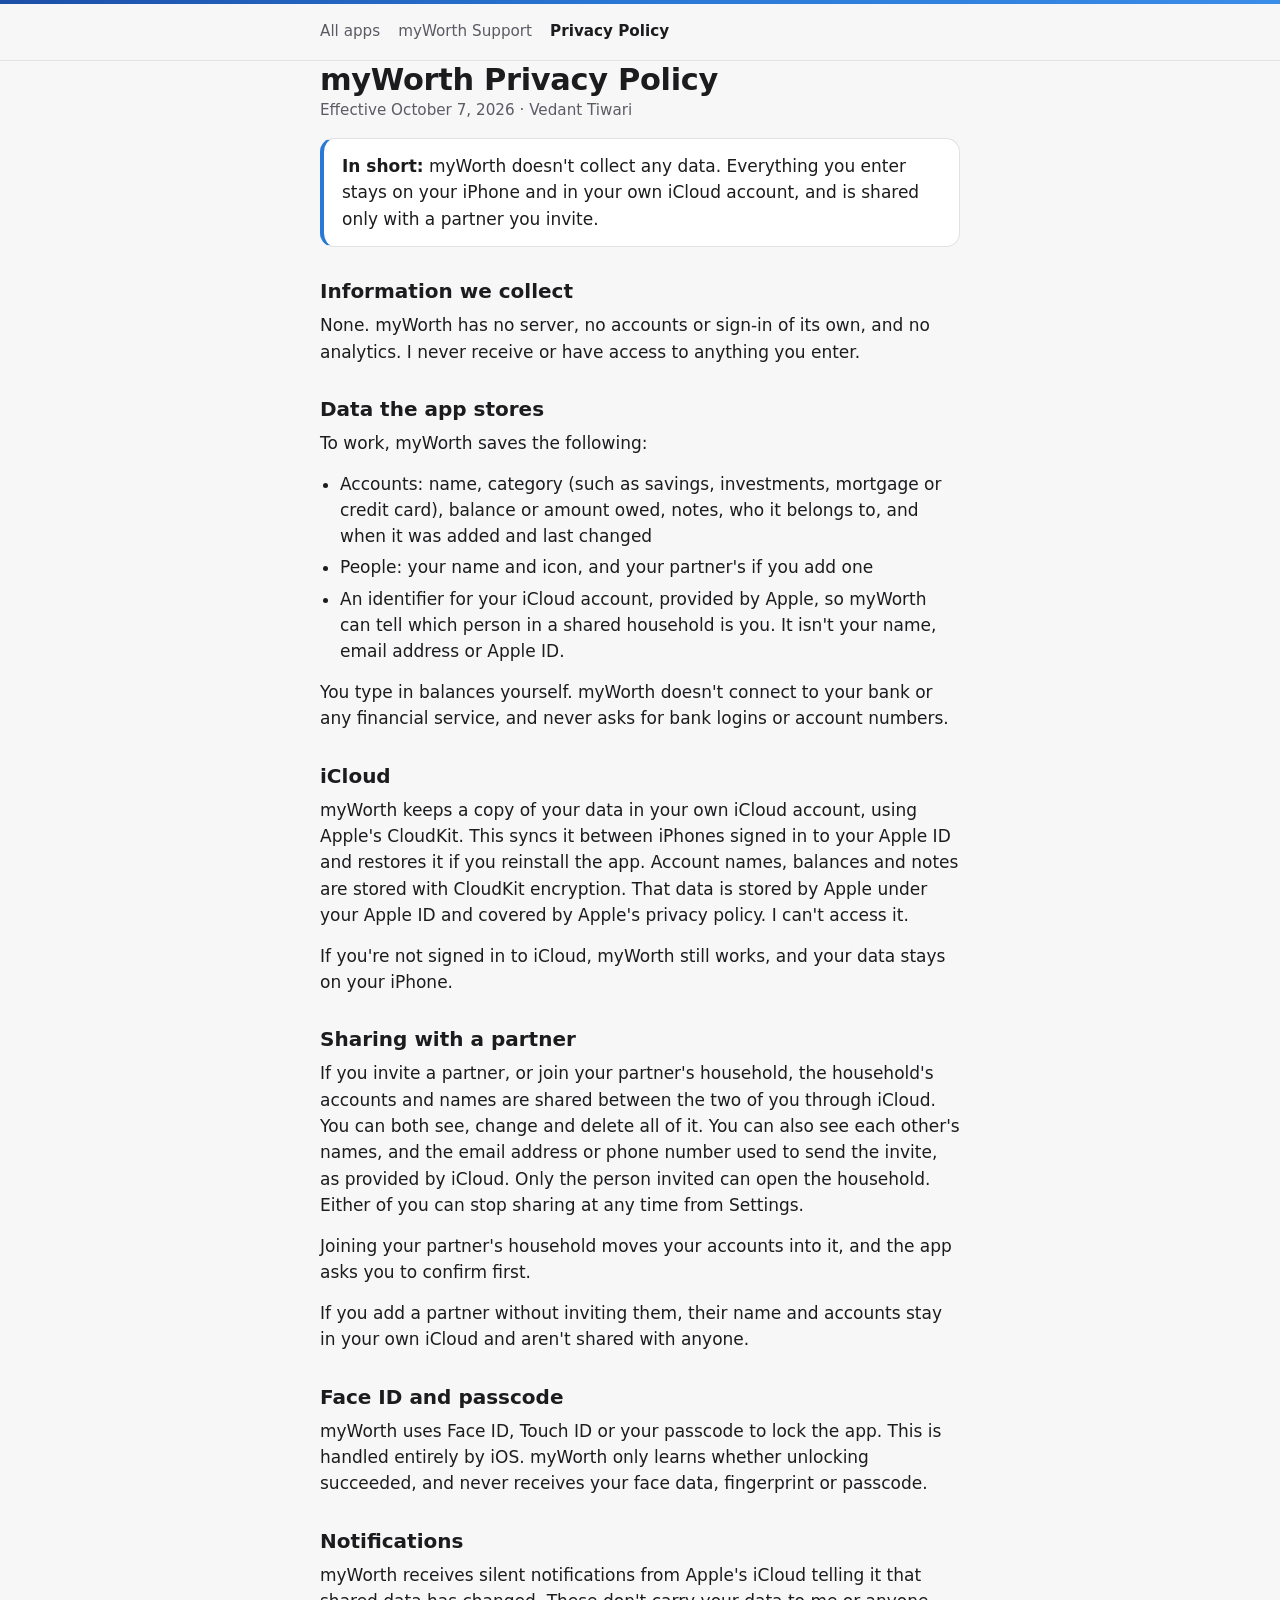
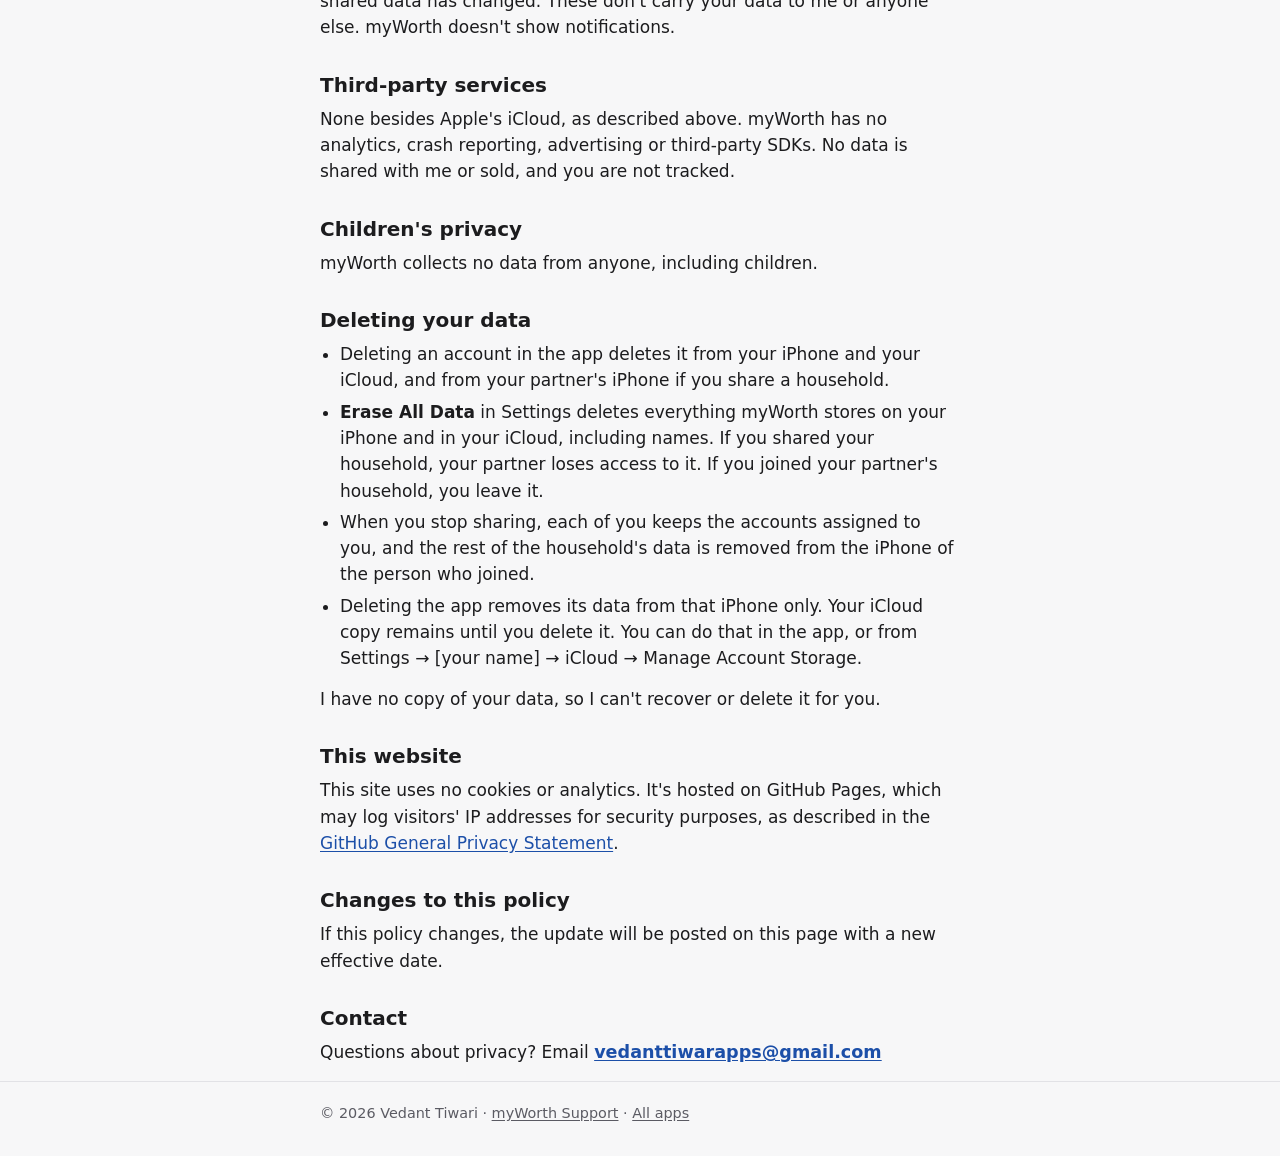
<file: myworth/privacy/index.html>
<!doctype html>
<html lang="en">
<head>
  <meta charset="utf-8">
  <meta name="viewport" content="width=device-width, initial-scale=1">
  <title>myWorth Privacy Policy</title>
  <meta name="description" content="myWorth doesn't collect any data. Everything you enter stays on your iPhone and in your own iCloud account.">
  <link rel="stylesheet" href="../../assets/site.css">
  <link rel="icon" type="image/png" href="../../assets/icons/myworth.png">
  <link rel="apple-touch-icon" href="../../assets/icons/myworth.png">
</head>
<body class="app-myworth">
  <header class="site-header">
    <div class="wrap">
      <nav aria-label="Site">
        <a href="../../">All apps</a>
        <a href="../">myWorth Support</a>
        <a href="./" aria-current="page">Privacy Policy</a>
      </nav>
    </div>
  </header>

  <main class="wrap">
    <h1>myWorth Privacy Policy</h1>
    <p class="meta">Effective October 7, 2026 · Vedant Tiwari</p>

    <div class="summary">
      <p><strong>In short:</strong> myWorth doesn't collect any data. Everything you enter stays on your iPhone and in your own iCloud account, and is shared only with a partner you invite.</p>
    </div>

    <h2>Information we collect</h2>
    <p>None. myWorth has no server, no accounts or sign-in of its own, and no analytics. I never receive or have access to anything you enter.</p>

    <h2>Data the app stores</h2>
    <p>To work, myWorth saves the following:</p>
    <ul>
      <li>Accounts: name, category (such as savings, investments, mortgage or credit card), balance or amount owed, notes, who it belongs to, and when it was added and last changed</li>
      <li>People: your name and icon, and your partner's if you add one</li>
      <li>An identifier for your iCloud account, provided by Apple, so myWorth can tell which person in a shared household is you. It isn't your name, email address or Apple ID.</li>
    </ul>
    <p>You type in balances yourself. myWorth doesn't connect to your bank or any financial service, and never asks for bank logins or account numbers.</p>

    <h2>iCloud</h2>
    <p>myWorth keeps a copy of your data in your own iCloud account, using Apple's CloudKit. This syncs it between iPhones signed in to your Apple ID and restores it if you reinstall the app. Account names, balances and notes are stored with CloudKit encryption. That data is stored by Apple under your Apple ID and covered by Apple's privacy policy. I can't access it.</p>
    <p>If you're not signed in to iCloud, myWorth still works, and your data stays on your iPhone.</p>

    <h2>Sharing with a partner</h2>
    <p>If you invite a partner, or join your partner's household, the household's accounts and names are shared between the two of you through iCloud. You can both see, change and delete all of it. You can also see each other's names, and the email address or phone number used to send the invite, as provided by iCloud. Only the person invited can open the household. Either of you can stop sharing at any time from Settings.</p>
    <p>Joining your partner's household moves your accounts into it, and the app asks you to confirm first.</p>
    <p>If you add a partner without inviting them, their name and accounts stay in your own iCloud and aren't shared with anyone.</p>

    <h2>Face ID and passcode</h2>
    <p>myWorth uses Face ID, Touch ID or your passcode to lock the app. This is handled entirely by iOS. myWorth only learns whether unlocking succeeded, and never receives your face data, fingerprint or passcode.</p>

    <h2>Notifications</h2>
    <p>myWorth receives silent notifications from Apple's iCloud telling it that shared data has changed. These don't carry your data to me or anyone else. myWorth doesn't show notifications.</p>

    <h2>Third-party services</h2>
    <p>None besides Apple's iCloud, as described above. myWorth has no analytics, crash reporting, advertising or third-party SDKs. No data is shared with me or sold, and you are not tracked.</p>

    <h2>Children's privacy</h2>
    <p>myWorth collects no data from anyone, including children.</p>

    <h2>Deleting your data</h2>
    <ul>
      <li>Deleting an account in the app deletes it from your iPhone and your iCloud, and from your partner's iPhone if you share a household.</li>
      <li><strong>Erase All Data</strong> in Settings deletes everything myWorth stores on your iPhone and in your iCloud, including names. If you shared your household, your partner loses access to it. If you joined your partner's household, you leave it.</li>
      <li>When you stop sharing, each of you keeps the accounts assigned to you, and the rest of the household's data is removed from the iPhone of the person who joined.</li>
      <li>Deleting the app removes its data from that iPhone only. Your iCloud copy remains until you delete it. You can do that in the app, or from Settings → [your name] → iCloud → Manage Account Storage.</li>
    </ul>
    <p>I have no copy of your data, so I can't recover or delete it for you.</p>

    <h2>This website</h2>
    <p>This site uses no cookies or analytics. It's hosted on GitHub Pages, which may log visitors' IP addresses for security purposes, as described in the <a href="https://docs.github.com/en/site-policy/privacy-policies/github-general-privacy-statement">GitHub General Privacy Statement</a>.</p>

    <h2>Changes to this policy</h2>
    <p>If this policy changes, the update will be posted on this page with a new effective date.</p>

    <h2>Contact</h2>
    <p>Questions about privacy? Email <a class="email" href="mailto:vedanttiwarapps@gmail.com?subject=myWorth%20privacy">vedanttiwarapps@gmail.com</a></p>
  </main>

  <footer class="site-footer">
    <div class="wrap">
      <p>© 2026 Vedant Tiwari · <a href="../">myWorth Support</a> · <a href="../../">All apps</a></p>
    </div>
  </footer>
</body>
</html>
</file>
<file: assets/site.css>
/* Shared styles for every app page. No external resources. */

:root {
  color-scheme: light dark;

  --bg: #f7f7f8;
  --surface: #ffffff;
  --text: #1c1c1e;
  --muted: #5b5b63;
  --border: #e2e2e6;
  --focus: #1a5fd0;

  /* Default accent; each app overrides these via a class on <body>. */
  --accent: #3a3a40;
  --accent-text: #3a3a40;
  --accent-gradient: linear-gradient(135deg, #6b6b73, #3a3a40);

  --radius: 14px;
  --font: -apple-system, BlinkMacSystemFont, system-ui, "Segoe UI", Roboto,
    "Helvetica Neue", Arial, sans-serif;
}

@media (prefers-color-scheme: dark) {
  :root {
    --bg: #111113;
    --surface: #1c1c1f;
    --text: #f2f2f4;
    --muted: #a8a8b0;
    --border: #2e2e33;
    --focus: #7fb0ff;
    --accent: #c8c8ce;
    --accent-text: #c8c8ce;
  }
}

/* ---- Per-app accent tokens ---- */

.app-mywallet {
  --accent: #4f46e5;
  --accent-text: #4338ca;
  --accent-gradient: linear-gradient(135deg, #4f46e5 0%, #3d7be8 50%, #1fb5a6 100%);
}

@media (prefers-color-scheme: dark) {
  .app-mywallet {
    --accent: #818cf8;
    --accent-text: #a5b4fc;
  }
}

.app-myhome {
  --accent: #4f46e5;
  --accent-text: #4338ca;
  --accent-gradient: linear-gradient(135deg, #4f46e5 0%, #3b82f6 50%, #10b981 100%);
}

@media (prefers-color-scheme: dark) {
  .app-myhome {
    --accent: #818cf8;
    --accent-text: #a5b4fc;
  }
}

.app-myworth {
  --accent: #2a78d6;
  --accent-text: #1c4fa8;
  --accent-gradient: linear-gradient(135deg, #1c4fa8 0%, #2a78d6 50%, #3a8de8 100%);
}

@media (prefers-color-scheme: dark) {
  .app-myworth {
    --accent: #3987e5;
    --accent-text: #8ab8f2;
  }
}

/* ---- Base ---- */

*,
*::before,
*::after {
  box-sizing: border-box;
}

html {
  -webkit-text-size-adjust: 100%;
}

body {
  margin: 0;
  background: var(--bg);
  color: var(--text);
  font-family: var(--font);
  font-size: 17px;
  line-height: 1.55;
}

.wrap {
  max-width: 680px;
  margin: 0 auto;
  padding: 0 20px;
}

/* Thin accent band at the very top of each page */
body::before {
  content: "";
  display: block;
  height: 4px;
  background: var(--accent-gradient);
}

a {
  color: var(--accent-text);
  text-underline-offset: 2px;
}

a:hover {
  text-decoration-thickness: 2px;
}

:focus-visible {
  outline: 3px solid var(--focus);
  outline-offset: 2px;
  border-radius: 4px;
}

h1,
h2,
h3 {
  line-height: 1.25;
  margin: 0;
}

h1 {
  font-size: 1.9rem;
  letter-spacing: -0.01em;
}

h2 {
  font-size: 1.25rem;
  margin-top: 2rem;
  margin-bottom: 0.5rem;
}

h3 {
  font-size: 1.05rem;
  margin-top: 1.25rem;
  margin-bottom: 0.25rem;
}

p,
ul {
  margin: 0 0 0.9rem;
}

ul {
  padding-left: 1.25rem;
}

li + li {
  margin-top: 0.3rem;
}

/* ---- Header / nav ---- */

.site-header {
  padding: 16px 0;
  border-bottom: 1px solid var(--border);
}

.site-header nav {
  display: flex;
  flex-wrap: wrap;
  gap: 4px 18px;
  font-size: 0.95rem;
}

.site-header a {
  color: var(--muted);
  text-decoration: none;
}

.site-header a:hover {
  color: var(--text);
  text-decoration: underline;
}

.site-header a[aria-current="page"] {
  color: var(--text);
  font-weight: 600;
}

main {
  padding: 32px 0 40px;
}

/* ---- App hero ---- */

.hero {
  display: flex;
  align-items: center;
  gap: 18px;
  margin-bottom: 1.5rem;
}

.app-icon {
  width: 72px;
  height: 72px;
  border-radius: 22.5%;
  flex-shrink: 0;
  box-shadow: 0 1px 3px rgba(0, 0, 0, 0.15);
}

.hero p {
  margin: 0.25rem 0 0;
  color: var(--muted);
}

.meta {
  color: var(--muted);
  font-size: 0.95rem;
}

.summary {
  background: var(--surface);
  border: 1px solid var(--border);
  border-left: 4px solid var(--accent);
  border-radius: var(--radius);
  padding: 14px 18px;
  margin: 1rem 0 0.5rem;
}

.summary p:last-child {
  margin-bottom: 0;
}

/* ---- Cards ---- */

.card {
  background: var(--surface);
  border: 1px solid var(--border);
  border-radius: var(--radius);
  padding: 18px 20px;
}

.email {
  font-size: 1.1rem;
  font-weight: 600;
  user-select: all;
  -webkit-user-select: all;
  word-break: break-all;
}

/* ---- App list (home) ---- */

.app-list {
  list-style: none;
  padding: 0;
  margin: 1rem 0 0;
  display: grid;
  gap: 14px;
}

.app-card {
  display: flex;
  align-items: center;
  gap: 16px;
}

.app-card .app-icon {
  width: 60px;
  height: 60px;
}

.app-card h3 {
  margin: 0 0 0.2rem;
  font-size: 1.15rem;
}

.app-card .subtitle {
  margin: 0 0 0.35rem;
  color: var(--muted);
  font-size: 0.95rem;
}

.app-card > a {
  display: block;
  flex-shrink: 0;
  line-height: 0;
}

.app-card .app-name {
  color: inherit;
  text-decoration: none;
}

.app-card .app-name:hover {
  text-decoration: underline;
}

.app-card .links {
  display: flex;
  flex-wrap: wrap;
  align-items: center;
  gap: 4px 16px;
  margin: 0;
  font-size: 0.95rem;
}

/* ---- App Store button ---- */

.store-button {
  display: inline-block;
  padding: 10px 18px;
  border-radius: 10px;
  background: var(--accent-text);
  color: #fff;
  font-weight: 600;
  text-decoration: none;
}

.store-button:hover {
  text-decoration: none;
  filter: brightness(1.1);
}

.store-button-small {
  padding: 5px 14px;
  border-radius: 8px;
  font-size: 0.9rem;
}

@media (prefers-color-scheme: dark) {
  .store-button {
    background: var(--accent);
    color: #111113;
  }
}

/* ---- Footer ---- */

.site-footer {
  border-top: 1px solid var(--border);
  padding: 20px 0 32px;
  color: var(--muted);
  font-size: 0.9rem;
}

.site-footer p {
  margin: 0;
}

.site-footer a {
  color: var(--muted);
}

@media (max-width: 420px) {
  body {
    font-size: 16px;
  }

  h1 {
    font-size: 1.6rem;
  }

  .app-icon {
    width: 60px;
    height: 60px;
  }
}
</file>
